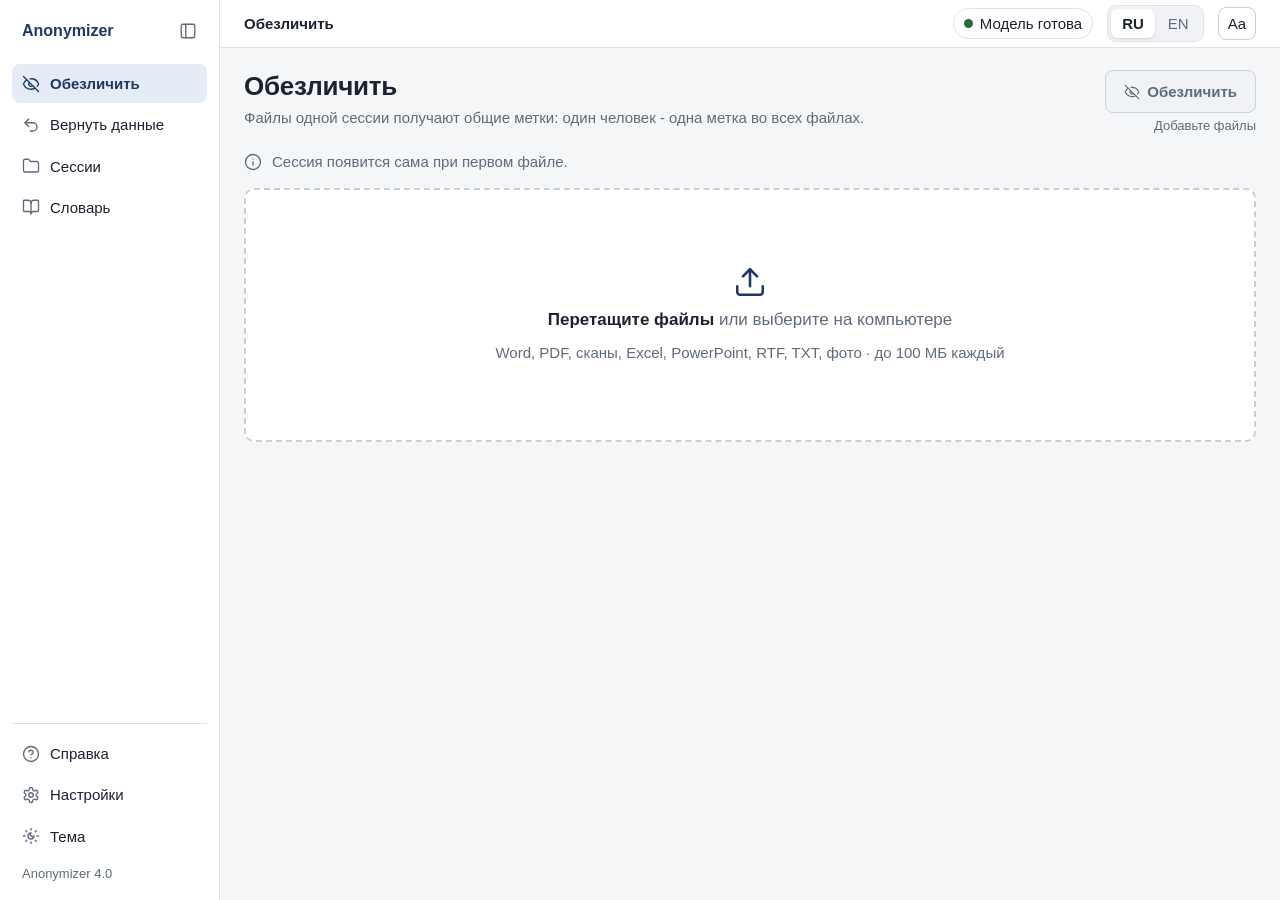
<file: docs/макеты 01/Макет - Anonymizer 4.0 (01).html>
<!doctype html>
<html lang="ru">
<head>
<meta charset="utf-8">
<meta name="viewport" content="width=device-width, initial-scale=1">
<title>Макет - Anonymizer 4.0 (задание 01, утверждён с правками)</title>
<style>
/* Отличия токенов от LKD app.css (контраст 1.9): --ok темнее (#276b43, было 4,4 : 1 на --ok-soft), версия внизу меню - --muted.
   Макет задания 01 (описание v2 «как должно быть»). Каркас и токены - как в Legal Knowledge Desk web/static/app.css
   (эталон стандарта 1.1, 1.3); значки - lucide 0.469 (ISC). Состояние - адрес (#upload, #done…), тема - ?theme=dark.
   Код программы по макету пишется только после утверждения. Все данные - вымышленные. */
:root {
  --bg: #f5f6f8; --surface: #ffffff; --surface-2: #f0f2f5; --border: #dfe3e8; --border-strong: #c9cfd7;
  --text: #1b2230; --muted: #5f6b7a; --faint: #8a94a3; --accent: #1f3864; --accent-soft: #e6ecf5; --accent-text: #ffffff;
  --ok: #276b43; --ok-soft: #e5f3ea; --warn: #8a5800; --warn-soft: #fbf1dc; --bad: #b3261e; --bad-soft: #fbe7e5;
  --info: #1d5fb8; --info-soft: #e3eefc;
  --paper: #ffffff; --paper-text: #1b2230;
  --k-person-bg: #dbe7ff; --k-person: #1d3f8f; --k-org-bg: #dff1e5; --k-org: #1e6037;
  --k-addr-bg: #fbedcf; --k-addr: #6e4300; --k-num-bg: #ece3fa; --k-num: #55278c;
  --shadow: 0 1px 2px rgba(16, 24, 40, .06), 0 1px 3px rgba(16, 24, 40, .08);
  --shadow-lg: 0 10px 30px rgba(16, 24, 40, .18);
  --overlay: rgba(16, 24, 40, .38);
  --radius: 10px;
  --font: -apple-system, BlinkMacSystemFont, "Segoe UI", Inter, Roboto, "Helvetica Neue", Arial, sans-serif;
  --mono: ui-monospace, SFMono-Regular, Menlo, monospace;
}
:root[data-theme="dark"] {
  --bg: #0f1218; --surface: #171b23; --surface-2: #1d222c; --border: #2a313d; --border-strong: #3a4250;
  --text: #e5e9f0; --muted: #a3adbd; --faint: #7d8796; --accent: #8fb0e8; --accent-soft: #1e2a40; --accent-text: #0f1218;
  --ok: #6cc28f; --ok-soft: #16271d; --warn: #e3b25a; --warn-soft: #2b2416; --bad: #f08b84; --bad-soft: #2e1a19;
  --info: #8fb0e8; --info-soft: #1e2a40;
  --paper: #ffffff; --paper-text: #1b2230;
  --shadow: 0 1px 2px rgba(0,0,0,.4); --shadow-lg: 0 10px 30px rgba(0,0,0,.55); --overlay: rgba(0, 0, 0, .55);
}
html { font-size: 16px; }
html, body { height: 100%; margin: 0; }
body { background: var(--bg); color: var(--text); font: 1.0625rem/1.55 var(--font); -webkit-font-smoothing: antialiased; }
button, input, select { font: inherit; color: inherit; }
h1 { font-size: 1.625rem; line-height: 1.3; margin: 0; font-weight: 650; letter-spacing: -.01em; }
h2 { font-size: 1.125rem; margin: 0; font-weight: 620; }
svg.i { width: 18px; height: 18px; stroke-width: 1.8; flex: none; fill: none; stroke: currentColor; stroke-linecap: round; stroke-linejoin: round; }
.muted { color: var(--muted); } .small { font-size: .9375rem; } .xs { font-size: .8125rem; }
.mono { font-family: var(--mono); font-size: .875rem; }

.shell { display: flex; height: 100vh; overflow: hidden; }
.side { width: 220px; flex: none; background: var(--surface); border-right: 1px solid var(--border); display: flex; flex-direction: column; padding: 16px 12px; box-sizing: border-box; }
.logo { display: flex; align-items: center; justify-content: space-between; font-weight: 700; font-size: 1rem; color: var(--accent); padding: 0 4px 18px 10px; }
.menu, .side-bottom { display: flex; flex-direction: column; gap: 2px; }
.mi { display: flex; align-items: center; gap: 10px; padding: 8px 10px; border-radius: 8px; color: var(--text); font-size: .9375rem; white-space: nowrap; }
.mi svg { color: var(--muted); }
.mi.on { background: var(--accent-soft); color: var(--accent); font-weight: 600; }
.mi.on svg { color: var(--accent); }
.side-bottom { margin-top: auto; border-top: 1px solid var(--border); padding-top: 10px; }
.ver { color: var(--muted); font-size: .8125rem; padding: 6px 10px 0; }
.main { flex: 1; display: flex; flex-direction: column; min-width: 0; }
.top { display: flex; align-items: center; gap: 14px; height: 48px; padding: 0 24px; border-bottom: 1px solid var(--border); background: var(--surface); box-sizing: border-box; flex: none; }
.crumbs { display: flex; align-items: center; gap: 8px; min-width: 0; color: var(--muted); font-size: .9375rem; white-space: nowrap; }
.crumbs b { color: var(--text); font-weight: 600; overflow: hidden; text-overflow: ellipsis; }
.back { display: inline-flex; align-items: center; gap: 4px; color: var(--accent); font-size: .9375rem; }
.grow { flex: 1; }
.model { display: inline-flex; align-items: center; gap: 7px; font-size: .9375rem; white-space: nowrap; padding: 3px 10px; border-radius: 999px; border: 1px solid var(--border); }
.model .dot { width: 9px; height: 9px; border-radius: 50%; background: var(--ok); }
.model.work .dot { background: var(--info); } .model.wait .dot { background: var(--warn); }
.seg { display: inline-flex; background: var(--surface-2); border: 1px solid var(--border); border-radius: 9px; padding: 3px; gap: 2px; }
.seg span { padding: 3px 11px; border-radius: 7px; font-size: .9375rem; color: var(--muted); white-space: nowrap; }
.seg span.on { background: var(--surface); color: var(--text); font-weight: 600; box-shadow: var(--shadow); }
.content { flex: 1; min-height: 0; overflow: auto; padding: 22px 24px 32px; box-sizing: border-box; position: relative; }

.btn { display: inline-flex; align-items: center; gap: 7px; padding: 7px 13px; border: 1px solid var(--border-strong); background: var(--surface); border-radius: 8px; font-size: .9375rem; white-space: nowrap; color: var(--text); cursor: default; }
.btn svg { width: 16px; height: 16px; }
.btn.primary { background: var(--accent); border-color: var(--accent); color: var(--accent-text); font-weight: 600; padding: 9px 18px; }
.btn.primary[disabled] { background: var(--surface-2); border-color: var(--border-strong); color: var(--muted); }
.btn.danger { background: var(--bad); border-color: var(--bad); color: #fff; font-weight: 600; }
:root[data-theme="dark"] .btn.danger { color: #1b0c0b; }
.btn.sm { padding: 4px 9px; }
.btn.ghost { border-color: transparent; background: none; color: var(--accent); }
.ib { display: inline-flex; align-items: center; justify-content: center; width: 30px; height: 30px; border-radius: 8px; color: var(--muted); }
.ib:hover { background: var(--surface-2); }
.link { color: var(--accent); }
.field { border: 1px solid var(--border-strong); background: var(--surface); border-radius: 8px; padding: 6px 10px; font-size: .9375rem; display: inline-flex; align-items: center; gap: 6px; color: var(--muted); box-sizing: border-box; white-space: nowrap; overflow: hidden; }
.field svg { width: 16px; height: 16px; }
.sel { border: 1px solid var(--border-strong); background: var(--surface); border-radius: 8px; padding: 6px 10px; font-size: .9375rem; display: inline-flex; align-items: center; gap: 8px; white-space: nowrap; }
.sel svg { width: 15px; height: 15px; color: var(--muted); }
.card { background: var(--surface); border: 1px solid var(--border); border-radius: var(--radius); box-shadow: var(--shadow); }
.chip { display: inline-flex; align-items: center; gap: 5px; padding: 1px 9px; border-radius: 999px; font-size: .875rem; white-space: nowrap; background: var(--surface-2); color: var(--muted); }
.chip svg { width: 14px; height: 14px; }
.chip.ok { background: var(--ok-soft); color: var(--ok); } .chip.warn { background: var(--warn-soft); color: var(--warn); }
.chip.bad { background: var(--bad-soft); color: var(--bad); } .chip.info { background: var(--info-soft); color: var(--info); }

.head { display: flex; align-items: flex-start; gap: 16px; margin-bottom: 14px; }
.head .t { flex: 1; min-width: 0; }
.head .sub { color: var(--muted); font-size: .9375rem; margin-top: 2px; }
.head .act { display: flex; flex-direction: column; align-items: flex-end; gap: 3px; }
.sessline { display: flex; align-items: center; gap: 10px; flex-wrap: wrap; margin-bottom: 14px; font-size: .9375rem; }
.sessline .nm { font-weight: 600; }
.drop { border: 2px dashed var(--border-strong); border-radius: var(--radius); background: var(--surface); display: flex; align-items: center; justify-content: center; gap: 14px; color: var(--muted); text-align: center; }
.drop.big { flex-direction: column; height: 250px; gap: 8px; }
.drop.big svg { width: 34px; height: 34px; color: var(--accent); }
.drop.strip { height: 48px; font-size: .9375rem; margin-bottom: 12px; }
.drop.strip svg { width: 18px; height: 18px; color: var(--accent); }
.drop b { color: var(--text); }
.list { display: flex; flex-direction: column; }
.list .row { display: flex; align-items: center; gap: 12px; padding: 10px 14px; border-bottom: 1px solid var(--border); min-height: 44px; }
.list .row:last-child { border-bottom: 0; }
.row .ic { width: 34px; height: 34px; border-radius: 8px; background: var(--accent-soft); color: var(--accent); display: inline-flex; align-items: center; justify-content: center; flex: none; }
.row .main2 { flex: 1; min-width: 0; }
.row .nm { font-weight: 600; overflow: hidden; text-overflow: ellipsis; white-space: nowrap; }
.row .meta { color: var(--muted); font-size: .9375rem; display: flex; gap: 8px; align-items: center; flex-wrap: wrap; }
.row .meta.ok { color: var(--ok); } .row .meta.warn { color: var(--warn); } .row .meta.bad { color: var(--bad); }
.row .acts { display: flex; align-items: center; gap: 6px; flex: none; }
.prog { padding: 14px 16px; margin-bottom: 12px; display: flex; flex-direction: column; gap: 8px; height: 84px; box-sizing: border-box; }
.bar { height: 8px; border-radius: 999px; background: var(--surface-2); overflow: hidden; border: 1px solid var(--border); }
.bar i { display: block; height: 100%; background: var(--info); border-radius: 999px; }
.prow { display: flex; align-items: center; gap: 12px; font-size: .9375rem; }
.sum { padding: 14px 16px; margin-bottom: 12px; display: flex; align-items: center; gap: 12px; flex-wrap: wrap; }
.sum .big { font-weight: 650; font-size: 1.0625rem; display: inline-flex; align-items: center; gap: 8px; }
.sum .big svg { color: var(--ok); width: 22px; height: 22px; }
.sec { margin-top: 18px; }
.sec-h { display: flex; align-items: center; gap: 10px; margin-bottom: 8px; flex-wrap: wrap; }
.sec-h h2 { display: inline-flex; align-items: center; gap: 6px; }
table.tbl { width: 100%; border-collapse: collapse; font-size: .9375rem; }
.tbl th { text-align: left; font-weight: 600; color: var(--muted); padding: 8px 12px; border-bottom: 1px solid var(--border); background: var(--surface-2); }
.tbl td { padding: 8px 12px; border-bottom: 1px solid var(--border); vertical-align: top; }
.tbl tr:last-child td { border-bottom: 0; }
.tok { display: inline-block; padding: 0 6px; border-radius: 5px; font-weight: 650; font-family: var(--mono); font-size: .84em; white-space: nowrap; }
.k-p { background: var(--k-person-bg); color: var(--k-person); } .k-o { background: var(--k-org-bg); color: var(--k-org); }
.k-a { background: var(--k-addr-bg); color: var(--k-addr); } .k-n { background: var(--k-num-bg); color: var(--k-num); }
.forms { color: var(--muted); }

/* просмотр */
.pv { display: grid; grid-template-columns: 1fr 360px; gap: 0; height: calc(100vh - 48px - 22px - 32px - 58px); min-height: 440px; border: 1px solid var(--border); border-radius: var(--radius); overflow: hidden; background: var(--surface); }
.pvbar { display: flex; align-items: center; gap: 10px; margin-bottom: 10px; flex-wrap: wrap; }
.pvbar .fn { font-weight: 650; }
.check { display: inline-flex; align-items: center; gap: 6px; font-size: .9375rem; white-space: nowrap; }
.box { width: 16px; height: 16px; border: 1.5px solid var(--border-strong); border-radius: 4px; background: var(--surface); display: inline-block; box-sizing: border-box; }
.doc { background: var(--surface-2); overflow: hidden; padding: 18px 24px; position: relative; }
.sheet { background: var(--paper); color: var(--paper-text); border-radius: 4px; box-shadow: var(--shadow); padding: 34px 44px; font: 15px/1.6 "Times New Roman", Georgia, serif; max-width: 720px; margin: 0 auto; position: relative; }
.sheet h3 { text-align: center; font: 700 16px/1.4 "Times New Roman", Georgia, serif; margin: 0 0 4px; }
.sheet .c { text-align: center; margin: 0 0 14px; }
.sheet p { margin: 0 0 9px; text-align: justify; }
.sheet .tok { font-size: 13px; }
.sheet .cur { outline: 2px solid var(--accent); outline-offset: 1px; }
:root[data-theme="dark"] .sheet .cur { outline-color: #1f3864; }
.sheet .selx { background: #b9d3ff; }
.floatbtn { position: absolute; background: #1f3864; color: #fff; border-radius: 8px; padding: 5px 11px; font: 600 14px var(--font); box-shadow: var(--shadow-lg); display: inline-flex; gap: 6px; align-items: center; }
.floatbtn svg { width: 15px; height: 15px; }
.side2 { border-left: 1px solid var(--border); display: flex; flex-direction: column; min-height: 0; }
.side2 .ph { padding: 12px 14px; border-bottom: 1px solid var(--border); display: flex; flex-direction: column; gap: 8px; }
.side2 .ps { overflow: hidden; padding: 6px 0; flex: 1; }
.alert { border-radius: 8px; padding: 8px 10px; font-size: .9375rem; display: flex; gap: 8px; align-items: flex-start; }
.alert.warn { background: var(--warn-soft); color: var(--warn); }
.alert svg { width: 17px; height: 17px; margin-top: 2px; }
.grp { padding: 4px 14px 2px; color: var(--muted); font-size: .8125rem; font-weight: 650; text-transform: uppercase; letter-spacing: .04em; }
.val { padding: 7px 14px; display: flex; flex-direction: column; gap: 4px; }
.val .l { display: flex; align-items: baseline; gap: 8px; }
.val .l .v { flex: 1; min-width: 0; overflow-wrap: anywhere; }
.val .l .n { color: var(--muted); font-size: .875rem; }
.val.on { background: var(--accent-soft); border-left: 3px solid var(--accent); padding-left: 11px; }
.val .f { color: var(--muted); font-size: .875rem; }
.val .b { display: flex; gap: 6px; flex-wrap: wrap; margin-top: 4px; }

/* окна */
.ov { position: fixed; inset: 0; background: var(--overlay); display: flex; align-items: center; justify-content: center; z-index: 10; }
.dlg { width: 500px; max-width: calc(100vw - 48px); background: var(--surface); border-radius: 12px; box-shadow: var(--shadow-lg); padding: 20px 22px 18px; border: 1px solid var(--border); box-sizing: border-box; }
.dlg h2 { font-size: 1.1875rem; margin-bottom: 8px; }
.dlg p { margin: 0 0 12px; font-size: .9375rem; }
.dlg .btns { display: flex; justify-content: flex-end; gap: 8px; margin-top: 16px; }
.dlg .hint { color: var(--muted); font-size: .8125rem; margin-top: 8px; }
.radio { display: flex; align-items: center; gap: 8px; font-size: .9375rem; padding: 4px 0; }
.rd { width: 16px; height: 16px; border-radius: 50%; border: 1.5px solid var(--border-strong); box-sizing: border-box; display: inline-block; flex: none; background: var(--surface); }
.rd.on { border: 5px solid var(--accent); }
.focusring { box-shadow: 0 0 0 3px var(--accent-soft), 0 0 0 1px var(--accent) inset; }
.toast { position: fixed; left: 50%; bottom: 22px; transform: translateX(-50%); background: #1b2230; color: #fff; padding: 9px 14px; border-radius: 10px; box-shadow: var(--shadow-lg); display: flex; gap: 14px; align-items: center; font-size: .9375rem; }
.toast b { color: #b9cdf5; }
:root[data-theme="dark"] .toast { background: #e5e9f0; color: #0f1218; }
:root[data-theme="dark"] .toast b { color: #1f3864; }

/* настройки */
.sgrp { margin-bottom: 14px; }
.sgrp > .gh { padding: 12px 16px; border-bottom: 1px solid var(--border); display: flex; align-items: center; gap: 8px; }
.sgrp > .gh svg { color: var(--muted); }
.srow { display: flex; align-items: center; gap: 16px; padding: 11px 16px; border-bottom: 1px solid var(--border); }
.srow:last-child { border-bottom: 0; }
.srow .lab { flex: 1; min-width: 0; }
.srow .lab .d { color: var(--muted); font-size: .875rem; }
.sw { width: 36px; height: 20px; border-radius: 999px; background: var(--border-strong); position: relative; flex: none; }
.sw::after { content: ""; position: absolute; left: 2px; top: 2px; width: 16px; height: 16px; border-radius: 50%; background: #fff; }
.sw.on { background: var(--accent); } .sw.on::after { left: 18px; }
:root[data-theme="dark"] .sw.on::after { background: #0f1218; }
.collapsed { color: var(--muted); }
.note-line { display: flex; align-items: center; gap: 10px; padding: 9px 14px; margin-bottom: 12px; font-size: .9375rem; background: var(--info-soft); color: var(--info); border-color: transparent; }
.hint-i { display: inline-flex; width: 16px; height: 16px; border-radius: 50%; border: 1px solid var(--border-strong); font-size: .75rem; align-items: center; justify-content: center; color: var(--muted); }
.paste { width: 100%; min-height: 150px; box-sizing: border-box; border: 1px solid var(--border-strong); border-radius: var(--radius); background: var(--surface); padding: 12px 14px; font-size: .9375rem; color: var(--text); white-space: pre-wrap; }
.result { background: var(--paper); color: var(--paper-text); border-radius: var(--radius); border: 1px solid var(--border); padding: 14px 18px; font-size: .9375rem; white-space: pre-wrap; }
.rv-ok { background: #dff1e5; } .rv-case { background: #fbedcf; } .rv-bad { background: #fbe7e5; color: #8c1d18; }

/* узкое окно (стандарт 1.6) */
@media (max-width: 1100px) {
  .side { width: 60px; padding: 14px 8px; }
  .logo .lt, .mi span, .ver { display: none; }
  .logo { justify-content: center; padding: 0 0 16px; }
  .mi { justify-content: center; padding: 9px 0; }
  .pv { grid-template-columns: 1fr 300px; }
  .sheet { padding: 26px 26px; }
  .doc { padding: 14px; }
  .content { padding: 18px 18px 28px; }
  .top { padding: 0 16px; gap: 10px; }
  .hide-narrow { display: none !important; }
}
</style>
</head>
<body>
<div class="shell">
  <aside class="side">
    <div class="logo"><span class="lt">Anonymizer</span><span class="ib">__I_panel-left__</span></div>
    <nav class="menu" id="menu"></nav>
    <div class="side-bottom">
      <div class="mi">__I_circle-help__<span>Справка</span></div>
      <div class="mi" id="mi-settings">__I_settings__<span>Настройки</span></div>
      <div class="mi">__I_sun-moon__<span>Тема</span></div>
      <div class="ver">Anonymizer 4.0</div>
    </div>
  </aside>
  <div class="main">
    <header class="top">
      <div class="crumbs" id="crumbs"></div>
      <div class="grow"></div>
      <span class="model" id="model"><i class="dot"></i><span id="model-t">Модель готова</span></span>
      <div class="seg"><span class="on">RU</span><span>EN</span></div>
      <span class="btn sm">Aa</span>
    </header>
    <div class="content" id="content"></div>
  </div>
</div>
<div id="layer"></div>
<script>
const I = {"eye-off": "<path d=\"M10.733 5.076a10.744 10.744 0 0 1 11.205 6.575 1 1 0 0 1 0 .696 10.747 10.747 0 0 1-1.444 2.49\"></path><path d=\"M14.084 14.158a3 3 0 0 1-4.242-4.242\"></path><path d=\"M17.479 17.499a10.75 10.75 0 0 1-15.417-5.151 1 1 0 0 1 0-.696 10.75 10.75 0 0 1 4.446-5.143\"></path><path d=\"m2 2 20 20\"></path>", "undo-2": "<path d=\"M9 14 4 9l5-5\"></path><path d=\"M4 9h10.5a5.5 5.5 0 0 1 5.5 5.5a5.5 5.5 0 0 1-5.5 5.5H11\"></path>", "folder": "<path d=\"M20 20a2 2 0 0 0 2-2V8a2 2 0 0 0-2-2h-7.9a2 2 0 0 1-1.69-.9L9.6 3.9A2 2 0 0 0 7.93 3H4a2 2 0 0 0-2 2v13a2 2 0 0 0 2 2Z\"></path>", "book-open": "<path d=\"M12 7v14\"></path><path d=\"M3 18a1 1 0 0 1-1-1V4a1 1 0 0 1 1-1h5a4 4 0 0 1 4 4 4 4 0 0 1 4-4h5a1 1 0 0 1 1 1v13a1 1 0 0 1-1 1h-6a3 3 0 0 0-3 3 3 3 0 0 0-3-3z\"></path>", "circle-help": "<circle cx=\"12\" cy=\"12\" r=\"10\"></circle><path d=\"M9.09 9a3 3 0 0 1 5.83 1c0 2-3 3-3 3\"></path><path d=\"M12 17h.01\"></path>", "settings": "<path d=\"M12.22 2h-.44a2 2 0 0 0-2 2v.18a2 2 0 0 1-1 1.73l-.43.25a2 2 0 0 1-2 0l-.15-.08a2 2 0 0 0-2.73.73l-.22.38a2 2 0 0 0 .73 2.73l.15.1a2 2 0 0 1 1 1.72v.51a2 2 0 0 1-1 1.74l-.15.09a2 2 0 0 0-.73 2.73l.22.38a2 2 0 0 0 2.73.73l.15-.08a2 2 0 0 1 2 0l.43.25a2 2 0 0 1 1 1.73V20a2 2 0 0 0 2 2h.44a2 2 0 0 0 2-2v-.18a2 2 0 0 1 1-1.73l.43-.25a2 2 0 0 1 2 0l.15.08a2 2 0 0 0 2.73-.73l.22-.39a2 2 0 0 0-.73-2.73l-.15-.08a2 2 0 0 1-1-1.74v-.5a2 2 0 0 1 1-1.74l.15-.09a2 2 0 0 0 .73-2.73l-.22-.38a2 2 0 0 0-2.73-.73l-.15.08a2 2 0 0 1-2 0l-.43-.25a2 2 0 0 1-1-1.73V4a2 2 0 0 0-2-2z\"></path><circle cx=\"12\" cy=\"12\" r=\"3\"></circle>", "sun-moon": "<path d=\"M12 8a2.83 2.83 0 0 0 4 4 4 4 0 1 1-4-4\"></path><path d=\"M12 2v2\"></path><path d=\"M12 20v2\"></path><path d=\"m4.9 4.9 1.4 1.4\"></path><path d=\"m17.7 17.7 1.4 1.4\"></path><path d=\"M2 12h2\"></path><path d=\"M20 12h2\"></path><path d=\"m6.3 17.7-1.4 1.4\"></path><path d=\"m19.1 4.9-1.4 1.4\"></path>", "panel-left": "<rect width=\"18\" height=\"18\" x=\"3\" y=\"3\" rx=\"2\"></rect><path d=\"M9 3v18\"></path>", "search": "<circle cx=\"11\" cy=\"11\" r=\"8\"></circle><path d=\"m21 21-4.3-4.3\"></path>", "plus": "<path d=\"M5 12h14\"></path><path d=\"M12 5v14\"></path>", "upload": "<path d=\"M21 15v4a2 2 0 0 1-2 2H5a2 2 0 0 1-2-2v-4\"></path><polyline points=\"17 8 12 3 7 8\"></polyline><line x1=\"12\" x2=\"12\" y1=\"3\" y2=\"15\"></line>", "download": "<path d=\"M21 15v4a2 2 0 0 1-2 2H5a2 2 0 0 1-2-2v-4\"></path><polyline points=\"7 10 12 15 17 10\"></polyline><line x1=\"12\" x2=\"12\" y1=\"15\" y2=\"3\"></line>", "ellipsis": "<circle cx=\"12\" cy=\"12\" r=\"1\"></circle><circle cx=\"19\" cy=\"12\" r=\"1\"></circle><circle cx=\"5\" cy=\"12\" r=\"1\"></circle>", "x": "<path d=\"M18 6 6 18\"></path><path d=\"m6 6 12 12\"></path>", "copy": "<rect width=\"14\" height=\"14\" x=\"8\" y=\"8\" rx=\"2\" ry=\"2\"></rect><path d=\"M4 16c-1.1 0-2-.9-2-2V4c0-1.1.9-2 2-2h10c1.1 0 2 .9 2 2\"></path>", "pencil": "<path d=\"M21.174 6.812a1 1 0 0 0-3.986-3.987L3.842 16.174a2 2 0 0 0-.5.83l-1.321 4.352a.5.5 0 0 0 .623.622l4.353-1.32a2 2 0 0 0 .83-.497z\"></path><path d=\"m15 5 4 4\"></path>", "shield-check": "<path d=\"M20 13c0 5-3.5 7.5-7.66 8.95a1 1 0 0 1-.67-.01C7.5 20.5 4 18 4 13V6a1 1 0 0 1 1-1c2 0 4.5-1.2 6.24-2.72a1.17 1.17 0 0 1 1.52 0C14.51 3.81 17 5 19 5a1 1 0 0 1 1 1z\"></path><path d=\"m9 12 2 2 4-4\"></path>", "file-text": "<path d=\"M15 2H6a2 2 0 0 0-2 2v16a2 2 0 0 0 2 2h12a2 2 0 0 0 2-2V7Z\"></path><path d=\"M14 2v4a2 2 0 0 0 2 2h4\"></path><path d=\"M10 9H8\"></path><path d=\"M16 13H8\"></path><path d=\"M16 17H8\"></path>", "trash-2": "<path d=\"M3 6h18\"></path><path d=\"M19 6v14c0 1-1 2-2 2H7c-1 0-2-1-2-2V6\"></path><path d=\"M8 6V4c0-1 1-2 2-2h4c1 0 2 1 2 2v2\"></path><line x1=\"10\" x2=\"10\" y1=\"11\" y2=\"17\"></line><line x1=\"14\" x2=\"14\" y1=\"11\" y2=\"17\"></line>", "chevron-down": "<path d=\"m6 9 6 6 6-6\"></path>", "arrow-left": "<path d=\"m12 19-7-7 7-7\"></path><path d=\"M19 12H5\"></path>", "triangle-alert": "<path d=\"m21.73 18-8-14a2 2 0 0 0-3.48 0l-8 14A2 2 0 0 0 4 21h16a2 2 0 0 0 1.73-3\"></path><path d=\"M12 9v4\"></path><path d=\"M12 17h.01\"></path>", "check": "<path d=\"M20 6 9 17l-5-5\"></path>", "menu": "<line x1=\"4\" x2=\"20\" y1=\"12\" y2=\"12\"></line><line x1=\"4\" x2=\"20\" y1=\"6\" y2=\"6\"></line><line x1=\"4\" x2=\"20\" y1=\"18\" y2=\"18\"></line>", "clock": "<circle cx=\"12\" cy=\"12\" r=\"10\"></circle><polyline points=\"12 6 12 12 16 14\"></polyline>", "square": "<rect width=\"18\" height=\"18\" x=\"3\" y=\"3\" rx=\"2\"></rect>", "file-spreadsheet": "<path d=\"M15 2H6a2 2 0 0 0-2 2v16a2 2 0 0 0 2 2h12a2 2 0 0 0 2-2V7Z\"></path><path d=\"M14 2v4a2 2 0 0 0 2 2h4\"></path><path d=\"M8 13h2\"></path><path d=\"M14 13h2\"></path><path d=\"M8 17h2\"></path><path d=\"M14 17h2\"></path>", "image": "<rect width=\"18\" height=\"18\" x=\"3\" y=\"3\" rx=\"2\" ry=\"2\"></rect><circle cx=\"9\" cy=\"9\" r=\"2\"></circle><path d=\"m21 15-3.086-3.086a2 2 0 0 0-2.828 0L6 21\"></path>", "eye": "<path d=\"M2.062 12.348a1 1 0 0 1 0-.696 10.75 10.75 0 0 1 19.876 0 1 1 0 0 1 0 .696 10.75 10.75 0 0 1-19.876 0\"></path><circle cx=\"12\" cy=\"12\" r=\"3\"></circle>", "rotate-ccw": "<path d=\"M3 12a9 9 0 1 0 9-9 9.75 9.75 0 0 0-6.74 2.74L3 8\"></path><path d=\"M3 3v5h5\"></path>", "circle-stop": "<circle cx=\"12\" cy=\"12\" r=\"10\"></circle><rect x=\"9\" y=\"9\" width=\"6\" height=\"6\" rx=\"1\"></rect>", "info": "<circle cx=\"12\" cy=\"12\" r=\"10\"></circle><path d=\"M12 16v-4\"></path><path d=\"M12 8h.01\"></path>", "merge": "<path d=\"m8 6 4-4 4 4\"></path><path d=\"M12 2v10.3a4 4 0 0 1-1.172 2.872L4 22\"></path><path d=\"m20 22-5-5\"></path>"};
const ic = (n, cls = "i") => `<svg class="${cls}" viewBox="0 0 24 24">${I[n] || ""}</svg>`;
document.body.innerHTML = document.body.innerHTML.replace(/__I_([a-z0-9-]+)__/g, (m, n) => ic(n));
const q = new URLSearchParams(location.search);
document.documentElement.dataset.theme = q.get("theme") === "dark" ? "dark" : "light";

const MENU = [["anon", "eye-off", "Обезличить"], ["restore", "undo-2", "Вернуть данные"], ["sessions", "folder", "Сессии"], ["dict", "book-open", "Словарь"]];
function menu(active) {
  document.getElementById("menu").innerHTML = MENU.map(([k, i, t]) => `<div class="mi${k === active ? " on" : ""}">${ic(i)}<span>${t}</span></div>`).join("");
  document.getElementById("mi-settings").classList.toggle("on", active === "settings");
}
function crumbs(parts, back) {
  document.getElementById("crumbs").innerHTML = (back ? `<span class="back">${ic("arrow-left")}Назад</span><span>·</span>` : "")
    + parts.map((p, i) => i === parts.length - 1 ? `<b>${p}</b>` : `<span class="${i < parts.length - 2 ? "hide-narrow" : ""}">${p}</span><span class="${i < parts.length - 2 ? "hide-narrow" : ""}">›</span>`).join("");
}
function model(cls, text) { const m = document.getElementById("model"); m.className = "model " + cls; document.getElementById("model-t").textContent = text; }

const tok = (t, k) => `<span class="tok k-${k}">[${t}]</span>`;
const SESS = "Сессия 24.10";
const head = (title, sub, action) => `<div class="head"><div class="t"><h1>${title}</h1><div class="sub">${sub}</div></div>${action ? `<div class="act">${action}</div>` : ""}</div>`;
const sessline = (files, recs) => `<div class="sessline"><span class="muted">Сессия:</span><span class="nm">${SESS}</span><span class="muted">· ${files} · ${recs}</span><span class="ib">${ic("pencil")}</span><span class="grow"></span><span class="btn sm">${ic("plus")}Новая сессия</span></div>`;
const strip = `<div class="drop strip">${ic("upload")}<span><b>Перетащите ещё файлы</b> или выберите на компьютере</span></div>`;
const ANON_SUB = "Файлы одной сессии получают общие метки: один человек - одна метка во всех файлах.";

const fileIc = { doc: "file-text", xls: "file-spreadsheet", img: "image" };
function frow(kind, name, meta, metaCls, acts) {
  return `<div class="row"><span class="ic">${ic(fileIc[kind])}</span><div class="main2"><div class="nm">${name}</div><div class="meta ${metaCls || ""}">${meta}</div></div><div class="acts">${acts}</div></div>`;
}
const ACT_DONE = `<span class="btn sm">${ic("eye")}Просмотр</span><span class="btn sm">${ic("download")}Скачать${ic("chevron-down")}</span><span class="ib">${ic("ellipsis")}</span>`;
const ACT_NEW = `<span class="ib" title="Убрать">${ic("x")}</span>`;

function table(n, total = 41) {
  const rows = [
    [tok("FIO_1", "p"), "Петров Иван Сергеевич <span class='forms'>· Петрову И. С. · Петров</span>", "Петров Иван Сергеевич", "ФИО"],
    [tok("FIO_2", "p"), "Сидорова Анна Викторовна <span class='forms'>· Сидоровой А. В.</span>", "Сидорова Анна Викторовна", "ФИО"],
    ["ООО «" + tok("YUL_1", "o") + "»", "«Северный ветер»", "«Северный ветер»", "Организация"],
    [tok("INN_1", "n"), "7712345678", "7712345678", "ИНН"],
    [tok("ADR_1", "a"), "г. Москва, ул. Лесная, д. 5, кв. 12", "г. Москва, ул. Лесная, д. 5, кв. 12", "Адрес"],
    [tok("RS_1", "n"), "40702810900000000017", "40702810900000000017", "Расчётный счёт"],
  ].slice(0, n);
  return `<div class="sec"><div class="sec-h"><h2>${ic("chevron-down")}Таблица замен · ${total}</h2><span class="grow"></span>
    <span class="field" style="width:250px">${ic("search")}Найти: фамилия, ИНН</span>
    <span class="sel">Вид: все${ic("chevron-down")}</span><span class="btn">${ic("plus")}Добавить вручную</span></div>
    <div class="card" style="overflow:hidden"><table class="tbl"><tr><th style="width:150px">Метка</th><th>В документе</th><th class="hide-narrow" title="ФИО - в именительном падеже, программа склонит сама">Начальная форма <span class="hint-i">?</span></th><th style="width:150px">Вид</th><th style="width:40px"></th></tr>
    ${rows.map(r => `<tr><td>${r[0]}</td><td>${r[1]}</td><td class="hide-narrow">${r[2]}</td><td class="muted">${r[3]}</td><td><span class="ib">${ic("ellipsis")}</span></td></tr>`).join("")}</table></div></div>`;
}

const S = {};
S.empty = () => {
  menu("anon"); crumbs(["Обезличить"]); model("", "Модель готова");
  return head("Обезличить", ANON_SUB, `<span class="btn primary" disabled>${ic("eye-off")}Обезличить</span><span class="xs muted">Добавьте файлы</span>`)
    + `<div class="sessline muted">${ic("info")}Сессия появится сама при первом файле.</div>`
    + `<div class="drop big">${ic("upload")}<div><b>Перетащите файлы</b> или выберите на компьютере</div><div class="small">Word, PDF, сканы, Excel, PowerPoint, RTF, TXT, фото · до 100 МБ каждый</div></div>`;
};
S.upload = () => {
  menu("anon"); crumbs(["Обезличить", SESS + " · 3 файла"]); model("", "Модель готова");
  return head("Обезличить", ANON_SUB, `<span class="btn primary">${ic("eye-off")}Обезличить (3)</span>`)
    + sessline("3 файла", "0 записей") + strip
    + `<div class="card list">`
    + frow("doc", "Договор поставки - Петров.docx", "Новый · 1,2 МБ", "", ACT_NEW)
    + frow("xls", "Реестр платежей сентябрь.xlsx", "Новый · 86 КБ", "", ACT_NEW)
    + frow("img", "Скан паспорта.pdf", "Новый · 3,4 МБ · скан - будет распознан", "", ACT_NEW)
    + `</div>`
    + `<div class="sec"><div class="sec-h"><h2>${ic("chevron-down")}Таблица замен · 0</h2><span class="grow"></span><span class="btn">${ic("plus")}Добавить вручную</span></div>
       <div class="card" style="padding:18px 16px" ><span class="muted">Записей пока нет - они появятся после обработки. Можно добавить вручную: запись применится при обработке.</span></div></div>`;
};
S.processing = () => {
  menu("anon"); crumbs(["Обезличить", SESS + " · 3 файла"]); model("work", "Работает: файл 2 из 3");
  return head("Обезличить", ANON_SUB, `<span class="btn primary" disabled>${ic("eye-off")}Обезличить</span><span class="xs muted">Идёт обработка</span>`)
    + sessline("3 файла", "14 записей")
    + `<div class="card prog"><div class="bar"><i style="width:46%"></i></div><div class="prow"><b>46 %</b><span>Файл 2 из 3 · Ищу данные</span><span class="muted">0:14 · осталось ~0:20</span><span class="grow"></span><span class="btn sm">${ic("circle-stop")}Остановить</span></div></div>`
    + `<div class="card list">`
    + frow("doc", "Договор поставки - Петров.docx", `${ic("check")}Найдено 14 · утечек нет · Договор поставки ${tok("FIO_1", "p")}.docx`, "ok", ACT_DONE)
    + frow("xls", "Реестр платежей сентябрь.xlsx", `${ic("clock")}Ищу данные…`, "", "")
    + frow("img", "Скан паспорта.pdf", "В очереди", "", "")
    + `</div>` + table(2, 14);
};
S.done = () => {
  menu("anon"); crumbs(["Обезличить", SESS + " · 3 файла"]); model("", "Модель готова");
  return head("Обезличить", ANON_SUB, `<span class="btn primary" disabled>${ic("eye-off")}Обезличить</span><span class="xs muted">Новых файлов нет</span>`)
    + sessline("3 файла", "41 запись") + strip
    + `<div class="card sum"><span class="big">${ic("shield-check")}Готово: 3 файла · 41 запись</span><span class="chip warn">${ic("triangle-alert")}Проверьте 1 файл</span><span class="grow"></span>
       <span class="btn">${ic("download")}Скачать все (ZIP)</span><span class="btn">${ic("copy")}Скопировать инструкцию для нейросети</span></div>`
    + `<div class="card list">`
    + frow("doc", "Договор поставки - Петров.docx", `${ic("check")}Найдено 14 · утечек нет · Договор поставки ${tok("FIO_1", "p")}.docx`, "ok", ACT_DONE)
    + frow("xls", "Реестр платежей сентябрь.xlsx", `${ic("triangle-alert")}Найдено 9 · проверьте 2 места - откройте «Просмотр»: там их можно замаскировать`, "warn", ACT_DONE)
    + frow("img", "Скан паспорта.pdf", `${ic("check")}Найдено 6 · утечек нет · закрашено по распознанному тексту - вернуть данные в этот файл нельзя`, "ok", ACT_DONE)
    + `</div>` + table(5);
};
function previewBody(withSel) {
  return `<div class="pvbar"><span class="muted small">Скачается как:</span><span class="fn">Договор поставки ${tok("FIO_1", "p")}.docx</span><span class="grow"></span>
      <span class="field hide-narrow" style="width:260px">${ic("search")}Найти в тексте</span>
      <span class="check"><span class="box"></span>Показать исходный текст</span><span class="btn sm">${ic("download")}Скачать${ic("chevron-down")}</span></div>
    <div class="pv"><div class="doc"><div class="sheet">
      <h3>ДОГОВОР ПОСТАВКИ № 17</h3><p class="c">г. Москва · 3 сентября 2026 г.</p>
      <p>Общество с ограниченной ответственностью «${tok("YUL_1", "o")}», ИНН ${tok("INN_1", "n")}, именуемое в дальнейшем «Поставщик», в лице генерального директора <span class="tok k-p cur">[FIO_1]</span>, действующего на основании Устава, с одной стороны, и ${tok("FIO_2", "p")}, паспорт ${tok("PASS_1", "n")}, зарегистрированная по адресу: ${tok("ADR_1", "a")}, именуемая «Покупатель», с другой стороны, заключили настоящий договор.</p>
      <p>1. Поставщик передаёт Покупателю товар по спецификации, а Покупатель оплачивает его на расчётный счёт ${tok("RS_1", "n")} в банке ${tok("YUL_2", "o")}, БИК ${tok("BIK_1", "n")}.</p>
      <p style="position:relative">2. Приёмку товара со стороны Поставщика ведёт менеджер <span class="${withSel ? "selx" : ""}" id="sel">Ковалёв Д.</span>, телефон ${tok("TEL_1", "n")}, электронная почта ${tok("EMAIL_1", "n")}.</p>
      
      <p>3. Подписи сторон: Поставщик - <span class="tok k-p cur">[FIO_1]</span>; Покупатель - ${tok("FIO_2", "p")}.</p>
    </div></div>
    <div class="side2"><div class="ph">
      <div class="alert warn">${ic("triangle-alert")}<span><b>Проверьте: 1 место</b> · «Ковалёв Д.» - похоже на фамилию, щелчок - к месту</span></div>
      <div style="display:flex; gap:8px"><span class="field" style="flex:1">${ic("search")}Найти значение</span><span class="sel">Вид${ic("chevron-down")}</span></div>
    </div><div class="ps">
      <div class="grp">Люди</div>
      <div class="val on"><div class="l"><span class="v"><b>Петров Иван Сергеевич</b></span><span class="n">×6</span>${tok("FIO_1", "p")}</div><div class="f">Петрову И. С. · Петров</div>
        <div class="b"><span class="btn sm">${ic("pencil")}Изменить</span><span class="btn sm">${ic("plus")}Другое написание…</span><span class="btn sm">${ic("eye")}Не маскировать</span></div></div>
      <div class="val"><div class="l"><span class="v">Сидорова Анна Викторовна</span><span class="n">×2</span>${tok("FIO_2", "p")}</div></div>
      <div class="grp">Организации</div>
      <div class="val"><div class="l"><span class="v">«Северный ветер»</span><span class="n">×4</span>${tok("YUL_1", "o")}</div></div>
      <div class="val"><div class="l"><span class="v">АО «Банк Пример»</span><span class="n">×1</span>${tok("YUL_2", "o")}</div></div>
      <div class="grp">Адреса</div>
      <div class="val"><div class="l"><span class="v">г. Москва, ул. Лесная, д. 5, кв. 12</span><span class="n">×1</span>${tok("ADR_1", "a")}</div></div>
      <div class="grp">Реквизиты и номера</div>
      <div class="val"><div class="l"><span class="v">7712345678</span><span class="n">×1</span>${tok("INN_1", "n")}</div></div>
    </div></div></div>`;
}
S.preview = () => {
  menu("anon"); crumbs(["Обезличить", SESS, "Договор поставки - Петров.docx"], true); model("", "Модель готова");
  return previewBody(true);
};
S.unmask = () => {
  menu("anon"); crumbs(["Обезличить", SESS, "Договор поставки - Петров.docx"], true); model("", "Модель готова");
  layer(`<div class="ov"><div class="dlg"><h2>Не маскировать «Петров Иван Сергеевич»?</h2>
    <p>В файлах значение останется открытым. Метка ${tok("FIO_1", "p")} пропадёт из текста, запись перейдёт в «Не маскируется» - её можно вернуть.</p>
    <div class="radio"><span class="rd on"></span>Только в этой сессии</div>
    <div class="radio"><span class="rd"></span>Всегда - в Словарь «Никогда не маскировать»</div>
    <div class="btns"><span class="btn">Отмена</span><span class="btn primary">Не маскировать</span></div>
    <div class="hint">Enter - не маскировать · Esc - отмена</div></div></div>`);
  return previewBody(false);
};
S.restore = () => {
  menu("restore"); crumbs(["Вернуть данные", SESS + " · 3 файла"]); model("", "Модель готова");
  return head("Вернуть данные", "Загрузите ответ нейросети - метки заменятся значениями из выбранной сессии.", `<span class="btn primary" disabled>${ic("undo-2")}Вернуть данные</span><span class="xs muted">Новых файлов нет</span>`)
    + `<div class="sessline"><span class="muted">Сессия:</span><span class="sel"><b>${SESS}</b> · 3 файла · 41 запись${ic("chevron-down")}</span><span class="grow"></span><div class="seg"><span>Текст</span><span class="on">Файл</span></div></div>` + strip.replace("ещё файлы", "ответ нейросети")
    + `<div class="card sum"><span class="big">${ic("shield-check")}Готово: 2 файла · вернулось 52 значения</span><span class="chip bad">${ic("triangle-alert")}1 метка не найдена</span><span class="grow"></span><span class="btn">${ic("download")}Скачать все (ZIP)</span></div>`
    + `<div class="card list">`
    + frow("doc", "Ответ нейросети - претензия.docx", `<span class="chip ok">31 точно</span><span class="chip warn">6 с подбором падежа</span><span>→ Претензия покупателю (данные возвращены).docx</span>`, "", ACT_DONE)
    + frow("doc", "Ответ нейросети - письмо.docx", `<span class="chip ok">15 точно</span><span class="chip bad">не найдены в этой сессии: [FIO_9] - проверьте, та ли сессия выбрана</span>`, "", ACT_DONE)
    + `</div>`
    + `<div class="sec"><div class="card" style="padding:12px 16px; display:flex; gap:14px; align-items:center; flex-wrap:wrap"><span class="muted small">В «Просмотре» вставленные значения подсвечены:</span><span class="chip ok">точно</span><span class="chip warn">падеж подобран - проверьте</span><span class="chip bad">метка не найдена</span></div></div>`;
};
S.restoretext = () => {
  menu("restore"); crumbs(["Вернуть данные", SESS + " · 3 файла"]); model("", "Модель готова");
  return head("Вернуть данные", "Вставьте ответ нейросети - метки заменятся значениями из выбранной сессии.", `<span class="btn primary">${ic("undo-2")}Вернуть данные</span>`)
    + `<div class="sessline"><span class="muted">Сессия:</span><span class="sel"><b>${SESS}</b> · 3 файла · 41 запись${ic("chevron-down")}</span><span class="grow"></span><div class="seg"><span class="on">Текст</span><span>Файл</span></div></div>`
    + `<div class="paste">Направляем [FIO_1] ответ на претензию ООО «[YUL_1]» от 3 сентября.\nПоставщик готов заменить товар по договору. Подписание соглашения поручено [FIO_2].</div>`
    + `<div class="card sum" style="margin-top:12px"><span class="big">${ic("shield-check")}Вернулось 3: 1 точно, 2 с подбором падежа</span><span class="grow"></span><span class="btn">${ic("copy")}Скопировать</span></div>`
    + `<div class="result">Направляем <span class="rv-case">Петрову Ивану Сергеевичу</span> ответ на претензию ООО <span class="rv-ok">«Северный ветер»</span> от 3 сентября.\nПоставщик готов заменить товар по договору. Подписание соглашения поручено <span class="rv-case">Сидоровой Анне Викторовне</span>.</div>`
    + `<div class="sec"><div class="card" style="padding:12px 16px; display:flex; gap:14px; align-items:center; flex-wrap:wrap"><span class="muted small">Подсвечено:</span><span class="chip ok">точно</span><span class="chip warn">падеж подобран - проверьте</span><span class="chip bad">метка не найдена</span><span class="muted small">Текст не сохраняется на диск.</span></div></div>`;
};
S.dict = () => {
  menu("dict"); crumbs(["Словарь"]); model("", "Модель готова");
  const rows = [["Петров Иван Сергеевич", "ФИО", "добавлено 24.10 вручную"], ["«Северный ветер»", "Организация", "добавлено 22.10 вручную"], ["Ковалёв Дмитрий", "ФИО", "20.10, до версии 4.0"], ["+7 900 000-00-17", "Телефон", "18.10, до версии 4.0"], ["ул. Лесная, д. 5", "Адрес", "15.10, до версии 4.0"]];
  return head("Словарь", "Действует во всех сессиях. Хранится отдельно от сессий: удаление сессии его не трогает.", `<span class="btn primary">${ic("plus")}Добавить</span>`)
    + `<div class="card note-line">${ic("info")}<span>Перенесено 3 значения из прежней памяти - проверьте список</span><span class="grow"></span><span class="ib" title="Скрыть">${ic("x")}</span></div>`
    + `<div class="sessline"><div class="seg"><span class="on">Всегда маскировать · 12</span><span>Никогда не маскировать · 5</span></div><span class="grow"></span><span class="field" style="width:280px">${ic("search")}Найти значение</span></div>`
    + `<div class="card list">${rows.map(r => `<div class="row"><div class="main2"><div class="nm">${r[0]}</div><div class="meta">${r[1]} · ${r[2]}</div></div><div class="acts"><span class="ib" title="Убрать из Словаря">${ic("x")}</span></div></div>`).join("")}</div>`
    + `<div style="margin-top:12px; display:flex; gap:10px"><span class="link small">Очистить список…</span></div>`
    + `<div class="toast">Петров Иван Сергеевич убран из Словаря <b>Вернуть</b></div>`;
};
function sessionsBody() {
  const rows = [["Сессия 24.10", "3 файла · 41 запись · 24.10.2026, 14:05", ""], ["Аренда офиса", "2 файла · 27 записей · 23.10.2026, 11:40", ""], ["Сессия 21.10", "1 файл · 12 записей · 21.10.2026, 09:15", ""], ["Претензия поставщику", "4 файла · 58 записей · 12.10.2026, 16:22", ""], ["Сессия 27.09", "2 файла · 19 записей · 27.09.2026, 10:03", "удалится через 3 дня"]];
  return head("Сессии", "Сессия хранит файлы и таблицу замен. Удаляется целиком через 30 дней (Настройки → Хранение).", `<span class="btn primary">${ic("plus")}Новая сессия</span>`)
    + `<div class="sessline"><span class="field" style="width:320px">${ic("search")}Найти сессию</span></div>`
    + `<div class="card list">${rows.map((r, i) => `<div class="row"><span class="box"></span><span class="ic">${ic("folder")}</span><div class="main2"><div class="nm">${r[0]}</div><div class="meta">${r[1]}${r[2] ? ` <span class="chip warn">${ic("clock")}${r[2]}</span>` : ""}</div></div><div class="acts"><span class="ib">${ic("ellipsis")}</span><span class="ib" title="Удалить">${ic("x")}</span></div></div>`).join("")}</div>`;
}
S.sessions = () => { menu("sessions"); crumbs(["Сессии"]); model("", "Модель готова"); return sessionsBody(); };
S.delete = () => {
  menu("sessions"); crumbs(["Сессии"]); model("", "Модель готова");
  layer(`<div class="ov"><div class="dlg"><h2>Удалить «Сессия 24.10»?</h2>
    <p>Удалятся оригиналы, обезличенные файлы и таблица замен: <b>3 файла, 41 запись</b>. Вернуть данные в ответ нейросети после этого будет нельзя.</p>
    <p><b>Отменить удаление нельзя.</b> Словарь остаётся - он общий для всех сессий.</p>
    <div class="btns"><span class="btn focusring">Отмена</span><span class="btn danger">${ic("trash-2")}Удалить навсегда</span></div>
    <div class="hint">Esc - отмена · Enter не удаляет</div></div></div>`);
  return sessionsBody();
};
S.settings = () => {
  menu("settings"); crumbs(["Настройки"]); model("", "Модель готова");
  const r = (lab, d, ctl) => `<div class="srow"><div class="lab"><div>${lab}</div><div class="d">${d}</div></div>${ctl}</div>`;
  const sel = t => `<span class="sel">${t}${ic("chevron-down")}</span>`;
  return head("Настройки", "Изменения сохраняются сразу.", "")
    + `<div class="card sgrp"><div class="gh"><h2>Обезличивание</h2></div>`
    + r("PDF с текстом - в Word", "PDF с текстовым слоем обезличивается как Word - формат сохраняется лучше", `<span class="sw on"></span>`)
    + r("Также сохранить PDF", "Рядом с Word - обезличенный PDF", `<span class="sw"></span>`) + `</div>`
    + `<div class="card sgrp"><div class="gh"><h2>Возврат данных</h2></div>`
    + r("Название организации без кавычек", "Как вставить название, если нейросеть убрала кавычки", sel("Ставить «»"))
    + r("ОПФ (ООО, АО…)", "Добавлять ли ООО, АО…, если рядом их нет", sel("По смыслу"))
    + r("Подсветить в Word места с подобранным падежом", "Жёлтая заливка - проверьте эти места", `<span class="sw on"></span><span class="chip ok xs">Сохранено</span>`) + `</div>`
    + `<div class="card sgrp"><div class="gh"><h2>Хранение</h2></div>`
    + r("Хранить сессии", "Сессия удаляется целиком: оригиналы, файлы, таблица замен. За 3 дня - пометка в «Сессиях»", `<div class="seg"><span>7 дней</span><span class="on">30 дней</span><span>90 дней</span></div>`) + `</div>`
    + `<div class="card sgrp"><div class="gh">${ic("chevron-down")}<h2>Дополнительно</h2></div>`
    + r("Использовать нейросеть", "Проверяет найденное и подбирает падеж в спорных местах. Медленнее, работает в очереди видеокарты", `<span class="sw"></span>`) + `</div>`
    + `<div class="card sgrp"><div class="gh collapsed">${ic("chevron-down").replace('class="i"', 'class="i" style="transform:rotate(-90deg)"')}<h2>Служебное</h2><span class="muted small">папка данных, журнал, режим диагностики, версия, остановить программу</span></div></div>`;
};

function layer(html) { document.getElementById("layer").innerHTML = html; }
const st = (location.hash || "#empty").slice(1);
document.getElementById("content").innerHTML = (S[st] || S.empty)();
// кнопка «Замаскировать» - сразу под выделением
const sel = document.querySelector(".selx");
if (sel) {
  const sh = document.querySelector(".sheet"), a = sel.getBoundingClientRect(), b = sh.getBoundingClientRect();
  sh.insertAdjacentHTML("beforeend", `<span class="floatbtn" style="left:${a.left - b.left}px; top:${a.bottom - b.top + 4}px">${ic("eye-off")}Замаскировать</span>`);
}
</script>
</body>
</html>
</file>
